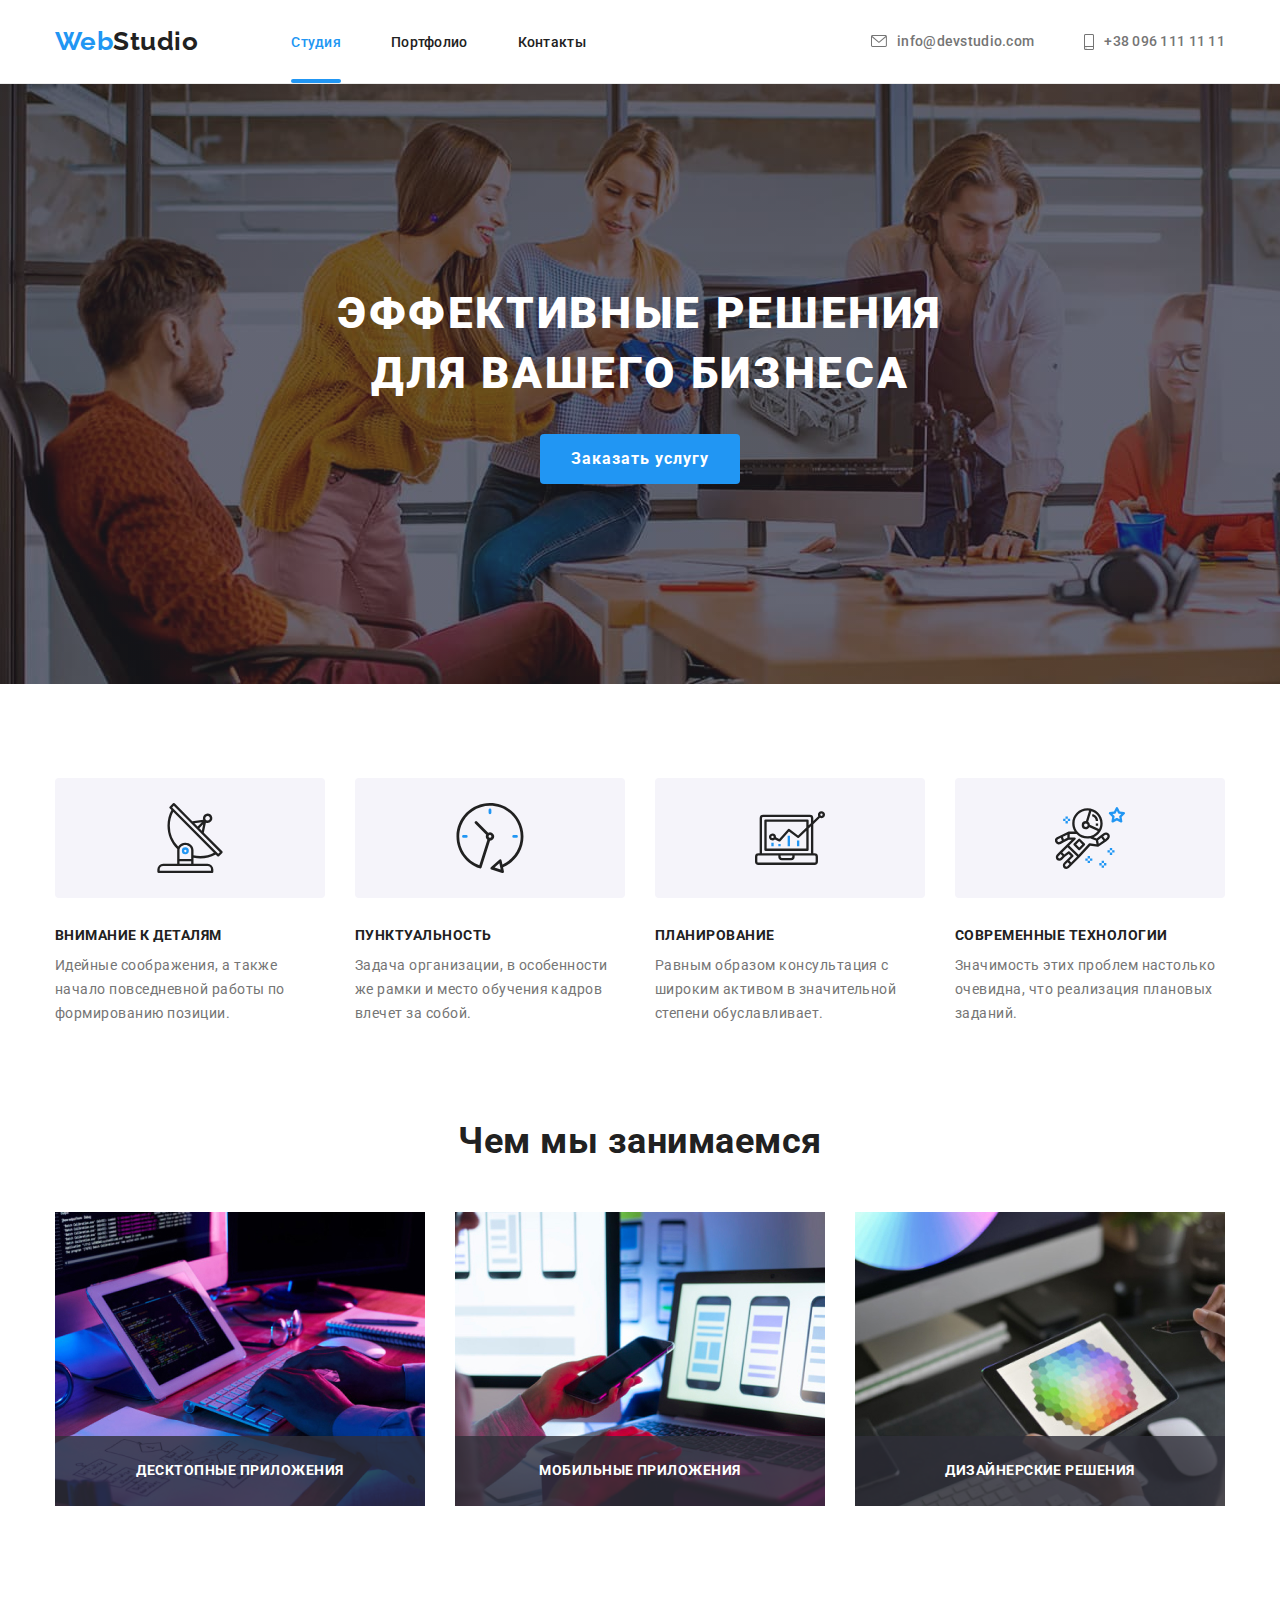
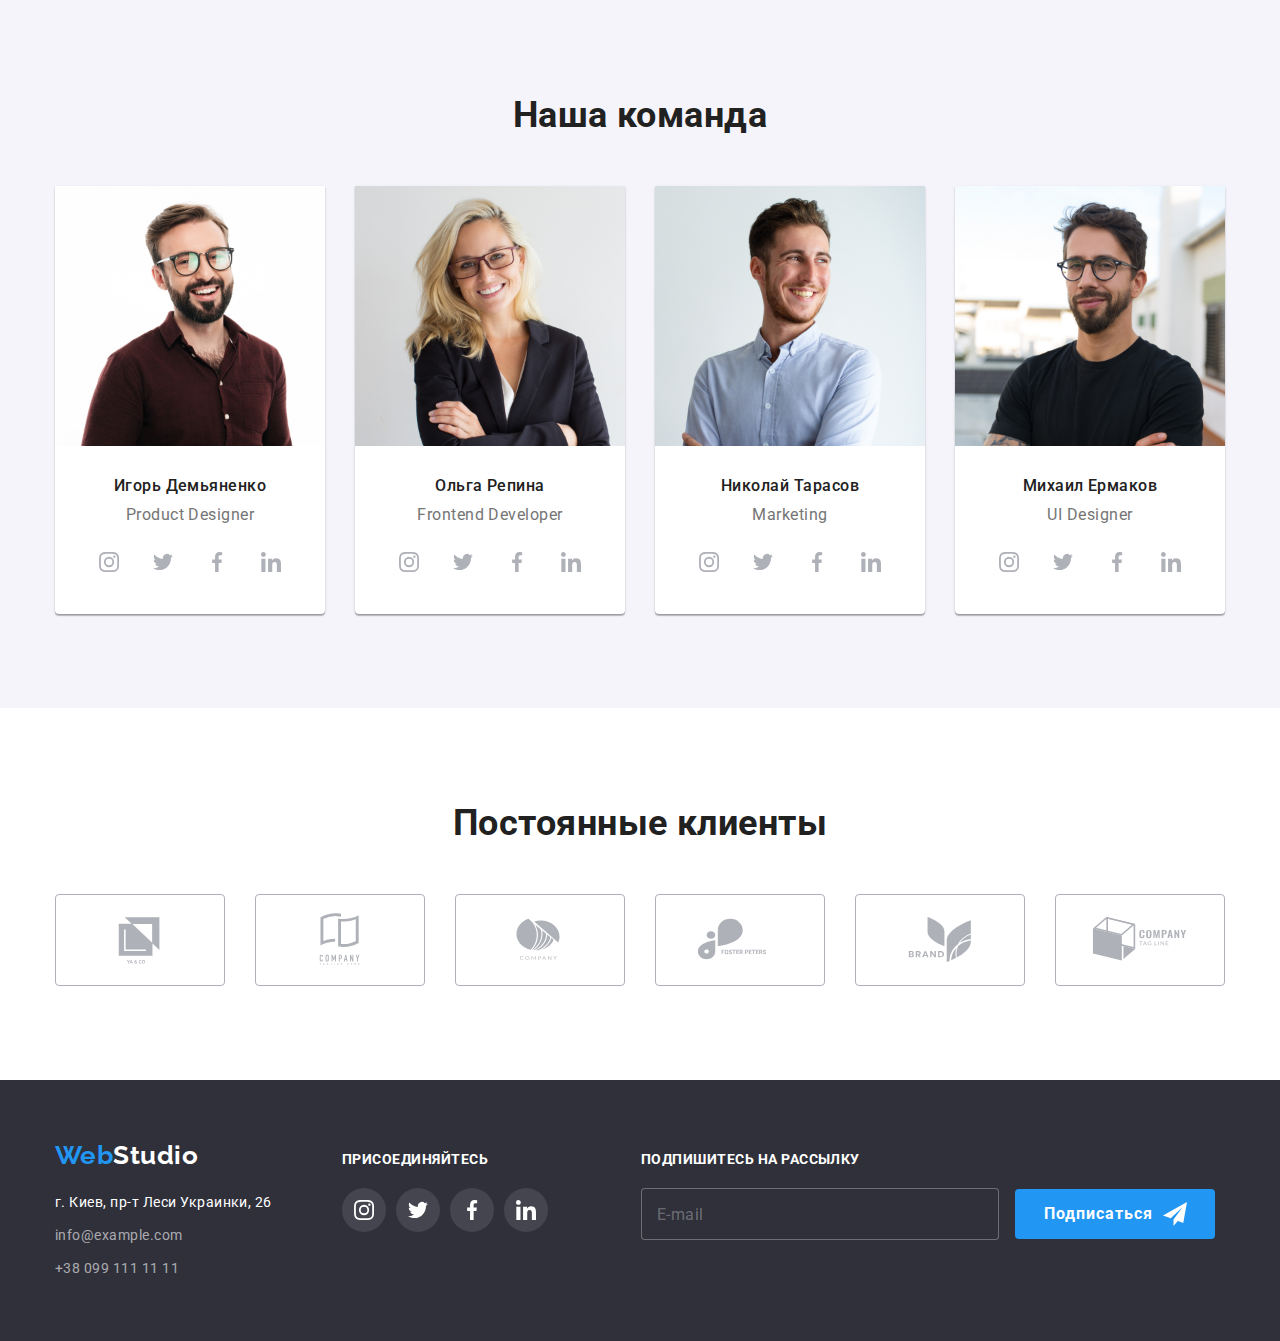
<file: index.html>
<!DOCTYPE html>
<html lang="ru">
<head>
    <meta charset="UTF-8">
    <meta http-equiv="X-UA-Compatible" content="IE=edge">
    <meta name="viewport" content="width=device-width, initial-scale=1.0">
    <title>Document</title>

<link rel="stylesheet" href="https://github.com/sindresorhus/modern-normalize/blob/main/modern-normalize.css">
    <link href="https://fonts.googleapis.com/css2?family=Raleway:wght@700&family=Roboto:wght@400;500;700;900&display=swap"
        rel="stylesheet">

    <link rel="stylesheet" href="./css/main.min.css">
</head>
<body>

    <!-- Хедер -->

    <header class="page-header ">
        <div class="container page-header__container">
            <nav class="page-header__nav-container">
                <a href="./index.html" class="logo">
                    <span class="logo__blue-text">Web</span>
                    Studio
                </a>
                <ul class="page-header__nav-links">
                    <li class="page-header__item"><a href="./index.html" class="page-header__link page-header__link--active">Студия</a></li>
                    <li class="page-header__item"><a href="./portfolio.html" class="page-header__link ">Портфолио</a></li>
                    <li class="page-header__item"><a href="" class="page-header__link">Контакты</a></li>
                </ul>
            </nav>
            <ul class="page-header__address">
                <li class="page-header__item">
                    <a href="mailto:info@example.com" class="page-header__link page-header__link--gray">
                        <svg class="page-header__icon" width="16" height="12">
                            <use href="./images/icons.svg#envelope"></use>
                        </svg>
                    info@devstudio.com
                    </a>
                </li>
                <li class="page-header__item">
                    <a href="tel:+380991111111" class="page-header__link page-header__link--gray">
                        <svg class="page-header__icon" width="10" height="16">
                            <use href="./images/icons.svg#smartphone"></use>
                        </svg>
                    +38 096 111 11 11
                    </a>
                </li>
            </ul>
        </div>
    </header>

    <!--Мейн-->

    <main>

        <!--Герой-->

        <section class="order-service overlay">
           <div class="container">
                <h1 class="order-service__title">Эффективные решения <br> для вашего бизнеса</h1>
                <button type="button" class="action-button" data-modal-open>Заказать услугу</button>
           </div>
        </section>

        <!--Особенности-->

        <section class="features">
           <div class="container">
                <h2 hidden>Особенности</h2>
                <ul class="features__list">
                    <li class="features__item">
                        <div class="features__box">
                            <svg class="icon-antenna" width="70" height="70">
                                <use href="./images/icons.svg#antenna"></use>
                            </svg>
                        </div>
                        <h3 class="features__subtitle">Внимание к деталям</h3>
                        <p class="features__text">Идейные соображения, а также начало повседневной работы по формированию позиции.</p>
                    </li>
                    <li class="features__item">
                        <div class="features__box">
                            <svg class="icon-clock" width="70" height="70">
                                <use href="./images/icons.svg#clock"></use>
                            </svg>
                        </div>
                        <h3 class="features__subtitle">Пунктуальность</h3>
                        <p class="features__text">Задача организации, в особенности же рамки и место обучения кадров влечет за собой.</p>
                    </li>
                    <li class="features__item">
                        <div class="features__box">
                            <svg class="icon-diagram" width="70" height="70">
                                <use href="./images/icons.svg#diagram"></use>
                            </svg>
                        </div>
                        <h3 class="features__subtitle">Планирование</h3>
                        <p class="features__text">Равным образом консультация с широким активом в значительной степени обуславливает.</p>
                    </li>
                    <li class="features__item">
                        <div class="features__box">
                            <svg class="icon-astronaut" width="70" height="70">
                                <use href="./images/icons.svg#astronaut"></use>
                            </svg>
                        </div>
                        <h3 class="features__subtitle">Современные технологии</h3>
                        <p class="features__text">Значимость этих проблем настолько очевидна, что реализация плановых заданий.</p>
                    </li>
                </ul>
           </div>
        </section>

        <!--Чем мы занимаемся-->

        <section class="activities section">
            <div class="container">
                <h2 class="section-title">Чем мы занимаемся</h2>
                <ul class="activities__list">
                    <li class="activities__item">
                        <img src="./images/work_1.jpg" alt="разработка сайтов" width="370" class="activities__image">
                        <div class="activities__description">
                            <h3 class="activities__subtitle">Десктопные приложения</h3>
                        </div>
                    </li>
                    <li class="activities__item">
                        <img src="./images/work_2.jpg" alt="разработка мобильных приложений" width="370" class="activities__image">
                        <div class="activities__description">
                            <h3 class="activities__subtitle">Мобильные приложения</h3>
                        </div>
                    </li>
                    <li class="activities__item">
                        <img src="./images/work_3.jpg" alt="дизайн сайтов" width="370" class="activities__image">
                        <div class="activities__description">
                            <h3 class="activities__subtitle">Дизайнерские решения</h3>
                        </div>
                    </li>
                </ul>
            </div>
        </section>

        <!--Наша команда-->

        <section class="team section">
            <div class="container">
                <h2 class="section-title">Наша команда</h2>
                <ul class="team__list">
                    <li class="team__item">
                        <img src="./images/igor.jpg" alt="мужчина" width="270" class="team__image">
                        <h3 class="team__subtitle">Игорь Демьяненко</h3>
                        <p lang="en" class="team__text">Product Designer</p>
                        <ul class="social-list team__social-list">
                            <li class="social-list__item">
                                <a href="" class="social-list__link social-list__link--gray-fill">
                                    <svg class="social-list__icon ">
                                        <use href="./images/icons.svg#instagram"></use>
                                    </svg>
                                </a>
                            </li>
                            <li class="social-list__item">
                                <a href="" class="social-list__link social-list__link--gray-fill">
                                    <svg class="social-list__icon ">
                                        <use href="./images/icons.svg#twitter"></use>
                                    </svg>
                                </a>
                            </li>
                            <li class="social-list__item">
                                <a href="" class="social-list__link social-list__link--gray-fill">
                                    <svg class="social-list__icon ">
                                        <use href="./images/icons.svg#facebook"></use>
                                    </svg>
                                </a>
                            </li>
                            <li class="social-list__item">
                                <a href="" class="social-list__link social-list__link--gray-fill">
                                    <svg class="social-list__icon">
                                        <use href="./images/icons.svg#linkedin"></use>
                                    </svg>
                                </a>
                            </li>
                        </ul>
                    </li>
                    <li class="team__item">
                        <img src="./images/olga.jpg" alt="женщина" width="270" class="team__image">
                        <h3 class="team__subtitle">Ольга Репина</h3>
                        <p lang="en" class="team__text">Frontend Developer</p>
                        <ul class="social-list team__social-list">
                            <li class="social-list__item">
                                <a href="" class="social-list__link social-list__link--gray-fill">
                                    <svg class="social-list__icon ">
                                        <use href="./images/icons.svg#instagram"></use>
                                    </svg>
                                </a>
                            </li>
                            <li class="social-list__item">
                                <a href="" class="social-list__link social-list__link--gray-fill">
                                    <svg class="social-list__icon ">
                                        <use href="./images/icons.svg#twitter"></use>
                                    </svg>
                                </a>
                            </li>
                            <li class="social-list__item">
                                <a href="" class="social-list__link social-list__link--gray-fill">
                                    <svg class="social-list__icon">
                                        <use href="./images/icons.svg#facebook"></use>
                                    </svg>
                                </a>
                            </li>
                            <li class="social-list__item">
                                <a href="" class="social-list__link social-list__link--gray-fill">
                                    <svg class="social-list__icon">
                                        <use href="./images/icons.svg#linkedin"></use>
                                    </svg>
                                </a>
                            </li>
                        </ul>
                    </li>
                    <li class="team__item">
                        <img src="./images/nikolay.jpg" alt="мужчина" width="270" class="team__image">
                        <h3 class="team__subtitle">Николай Тарасов</h3>
                        <p lang="en" class="team__text">Marketing</p>
                        <ul class="social-list team__social-list">
                            <li class="social-list__item">
                                <a href="" class="social-list__link social-list__link--gray-fill">
                                    <svg class="social-list__icon ">
                                        <use href="./images/icons.svg#instagram"></use>
                                    </svg>
                                </a>
                            </li>
                            <li class="social-list__item">
                                <a href="" class="social-list__link social-list__link--gray-fill">
                                    <svg class="social-list__icon ">
                                        <use href="./images/icons.svg#twitter"></use>
                                    </svg>
                                </a>
                            </li>
                            <li class="social-list__item">
                                <a href="" class="social-list__link social-list__link--gray-fill">
                                    <svg class="social-list__icon ">
                                        <use href="./images/icons.svg#facebook"></use>
                                    </svg>
                                </a>
                            </li>
                            <li class="social-list__item">
                                <a href="" class="social-list__link social-list__link--gray-fill">
                                    <svg class="social-list__icon ">
                                        <use href="./images/icons.svg#linkedin"></use>
                                    </svg>
                                </a>
                            </li>
                        </ul>
                    </li>
                    <li class="team__item">
                        <img src="./images/mihail.jpg" alt="мужчина" width="270" class="team__image">
                        <h3 class="team__subtitle">Михаил Ермаков</h3>
                        <p lang="en" class="team__text">UI Designer</p>
                        <ul class="social-list team__social-list">
                            <li class="social-list__item">
                                <a href="" class="social-list__link social-list__link--gray-fill">
                                    <svg class="social-list__icon ">
                                        <use href="./images/icons.svg#instagram"></use>
                                    </svg>
                                </a>
                            </li>
                            <li class="social-list__item">
                                <a href="" class="social-list__link social-list__link--gray-fill">
                                    <svg class="social-list__icon ">
                                        <use href="./images/icons.svg#twitter"></use>
                                    </svg>
                                </a>
                            </li>
                            <li class="social-list__item">
                                <a href="" class="social-list__link social-list__link--gray-fill">
                                    <svg class="social-list__icon ">
                                        <use href="./images/icons.svg#facebook"></use>
                                    </svg>
                                </a>
                            </li>
                            <li class="social-list__item">
                                <a href="" class="social-list__link social-list__link--gray-fill">
                                    <svg class="social-list__icon ">
                                        <use href="./images/icons.svg#linkedin"></use>
                                    </svg>
                                </a>
                            </li>
                        </ul>
                    </li>
                </ul>
            </div>
        </section>

        <!-- Постоянные клиенты -->

        <section class="section">
            <div class="container">
                <h2 class="section-title">Постоянные клиенты</h2>
                <ul class="standing-clients">
                    <li class="standing-clients__item"><a href="" class="standing-clients__link"><svg class="standing-clients__icon"><use href="./images/icons.svg#logo_1"></use></svg></a></li>
                    <li class="standing-clients__item"><a href="" class="standing-clients__link"><svg class="standing-clients__icon"><use href="./images/icons.svg#logo_2"></use></svg></a></li>
                    <li class="standing-clients__item"><a href="" class="standing-clients__link"><svg class="standing-clients__icon"><use href="./images/icons.svg#logo_3"></use></svg></a></li>
                    <li class="standing-clients__item"><a href="" class="standing-clients__link"><svg class="standing-clients__icon"><use href="./images/icons.svg#logo_4"></use></svg></a></li>
                    <li class="standing-clients__item"><a href="" class="standing-clients__link"><svg class="standing-clients__icon"><use href="./images/icons.svg#logo_5"></use></svg></a></li>
                    <li class="standing-clients__item"><a href="" class="standing-clients__link"><svg class="standing-clients__icon"><use href="./images/icons.svg#logo_6"></use></svg></a></li>
                </ul>
            </div>
        </section>

    </main>

    <!--Футер-->

    <footer class="footer">
        <div class="container footer__container">
            <div>
                <a href="./index.html" class="logo footer__logo"><span class="logo__blue-text">Web</span><span>Studio</span></a>
                <address class="address">
                    <ul class="address__list">
                        <li class="address__item">
                            <p>г. Киев, пр-т Леси Украинки, 26</p>
                        </li>
                        <li class="address__item"><a href="mailto:info@example.com" class="address__link">info@example.com</a></li>
                        <li class="address__item"><a href="tel:+380991111111" class="address__link">+38 099 111 11 11</a></li>
                    </ul>
                </address>
            </div>

<!-- Соцсети в футере -->

            <div class="social-container">
                <h2 class="social-container__title">присоединяйтесь</h2>
                <ul class="social-list">
                    <li class="social-list__item">
                        <a href="" class="social-list__link social-list__link--white-fill">
                            <svg class="social-list__icon ">
                                <use href="./images/icons.svg#instagram">
                                </use>
                            </svg>
                         </a>
                    </li>
                    <li class="social-list__item">
                        <a href="" class="social-list__link social-list__link--white-fill">
                            <svg class="social-list__icon ">
                                <use href="./images/icons.svg#twitter">
                                </use>
                            </svg>
                        </a>
                    </li>
                    <li class="social-list__item">
                        <a href="" class="social-list__link social-list__link--white-fill">
                            <svg class="social-list__icon ">
                                <use href="./images/icons.svg#facebook">
                                </use>
                            </svg>
                        </a>
                    </li>
                    <li class="social-list__item">
                        <a href="" class="social-list__link social-list__link--white-fill">
                            <svg class="social-list__icon ">
                                <use href="./images/icons.svg#linkedin">
                                </use>
                            </svg>
                        </a>
                    </li>
                </ul>
            </div>

<!-- Подпишитесь в футере -->

            <div class="subscribe">
                <h2 class="subscribe__title">подпишитесь на рассылку</h2>
                <form>
                    <div class="subscribe__input-container">
                        <input type="email" name="email" placeholder=" " id="subscribe" class="subscribe__input">
                        <label for="subscribe" class="subscribe__label">E-mail</label>
                    </div>
                    <button type="submit" class="action-button subscribe__action-button">
                        Подписаться
                        <svg class="action-button__icon">
                            <use href="./images/icons.svg#icon_subscribe"></use>
                        </svg>
                    </button>
                </form>
            </div>
        </div>
    </footer>

    <!--Бекдроп -->

    <div class="backdrop is-hidden" data-modal>
        <div class="modal">
            <h2 class="modal__title">Оставьте свои данные, мы вам перезвоним</h2>
            <form class="modal__form">
                <label for="person" class="modal__label">Имя</label>
                <div class="modal__input-container">
                    <input type="text" name="name" id="person" class="modal__input">
                    <svg class="modal__icon">
                        <use href="./images/icons.svg#person"></use>
                    </svg>
                </div>
                <label for="phone" class="modal__label">Телефон</label>
                <div class="modal__input-container">
                    <input type="tel" name="phone" id="phone" class="modal__input">
                    <svg class="modal__icon">
                        <use href="./images/icons.svg#modal_phone"></use>
                    </svg>
                </div>
                <label for="modal_email" class="modal__label">Почта</label>
                <div class="modal__input-container">
                    <input type="mail" name="mail" id="modal_email" class="modal__input">
                    <svg class="modal__icon">
                        <use href="./images/icons.svg#modal_email"></use>
                    </svg>
                </div>
                <label for="comment" class="modal__label">Комментарий</label>
                <textarea placeholder="Введите текст" id="comment" class="modal__textarea"></textarea>
                <label class="conditions">
                    <input type="checkbox" class="conditions__checkbox" name="conditions">
                    <svg class="conditions__notcheck">
                        <use href="./images/icons.svg#icon_notcheck"></use>
                    </svg>
                    <svg class="conditions__check">
                        <use href="./images/icons.svg#icon_check"></use>
                    </svg>
                    <span class="conditions__text">Соглашаюсь с рассылкой и принимаю</span>
                    <a href="" class="conditions__link">Условия договора</a>
                </label>
                <button type="submit" class="action-button modal__action-button">Отправить</button>
            </form>
            <button class="closer-button" type="button" data-modal-close>
                <svg class="closer-button__image" >
                    <use href="./images/icons.svg#modal_close"></use>
                </svg>
            </button>
        </div>
    </div>

    <script src="./js/modal.js"></script>
    
</body>
</html>
</file>
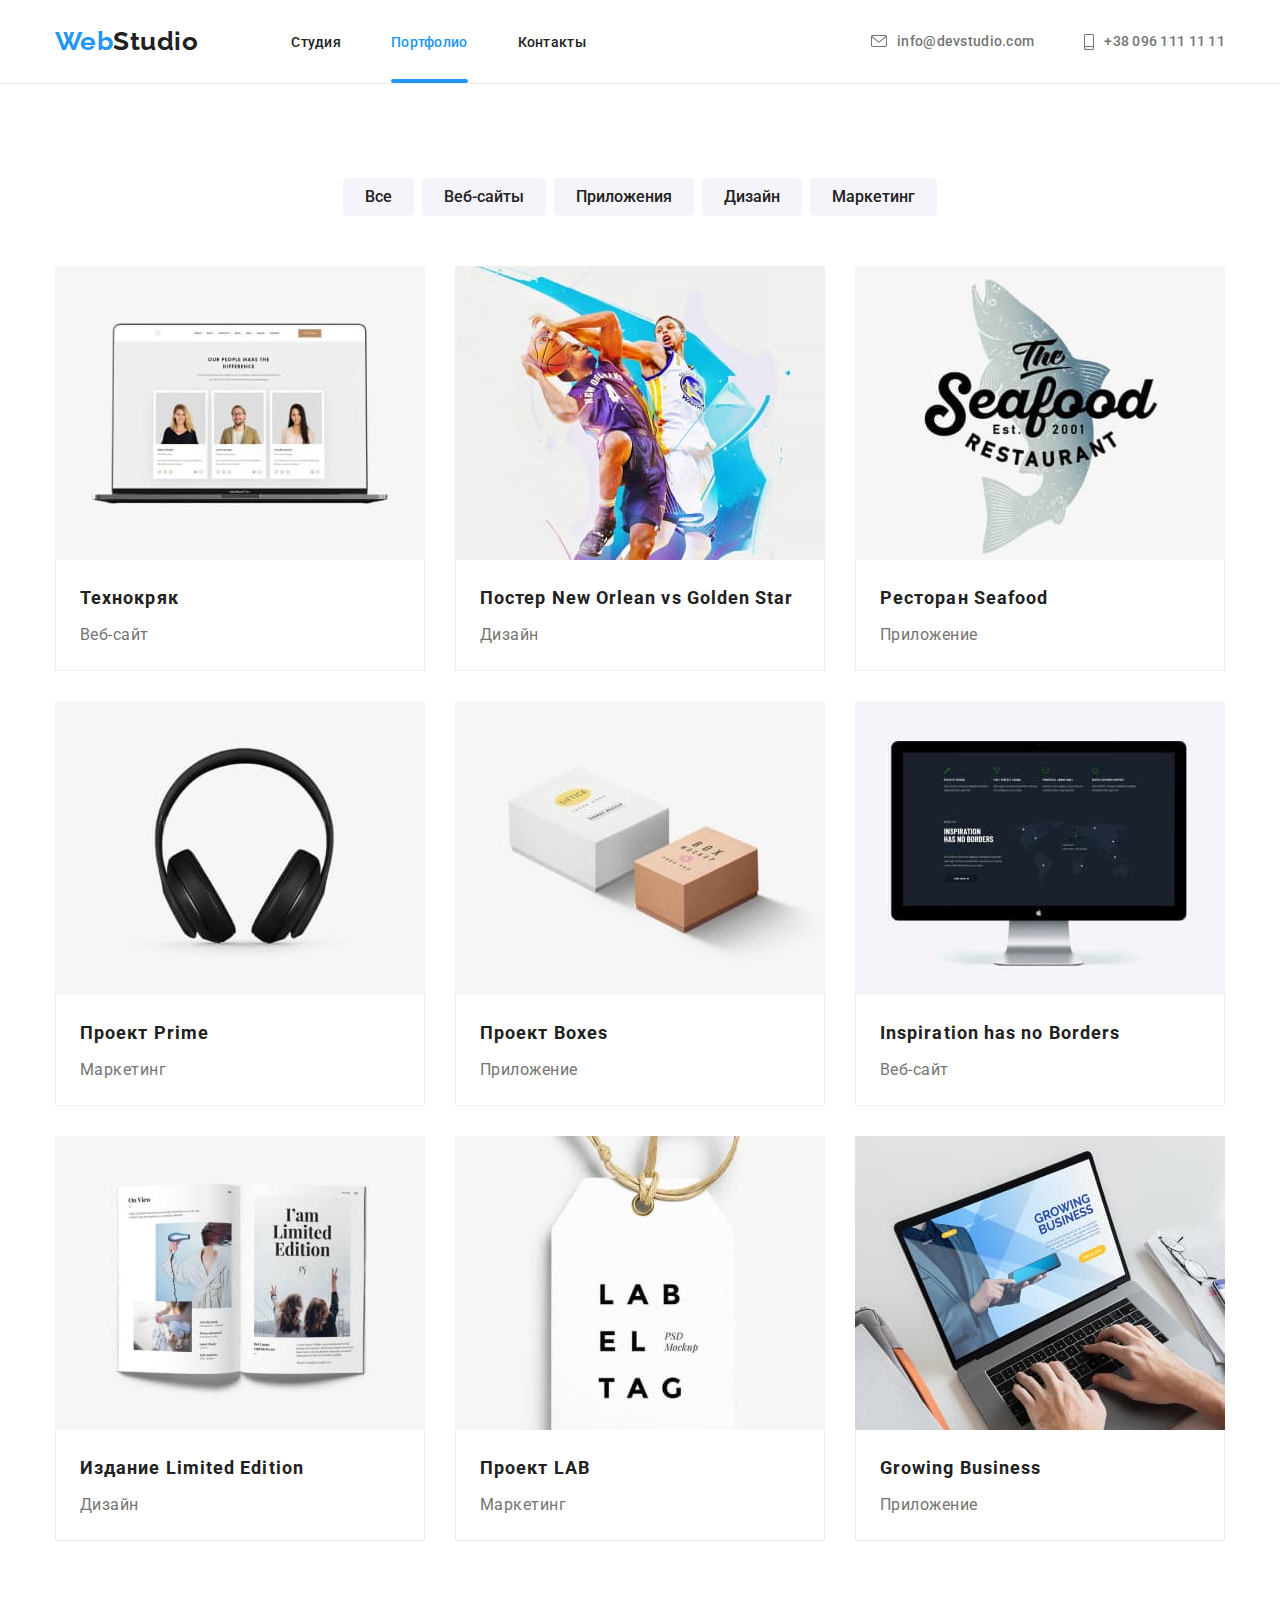
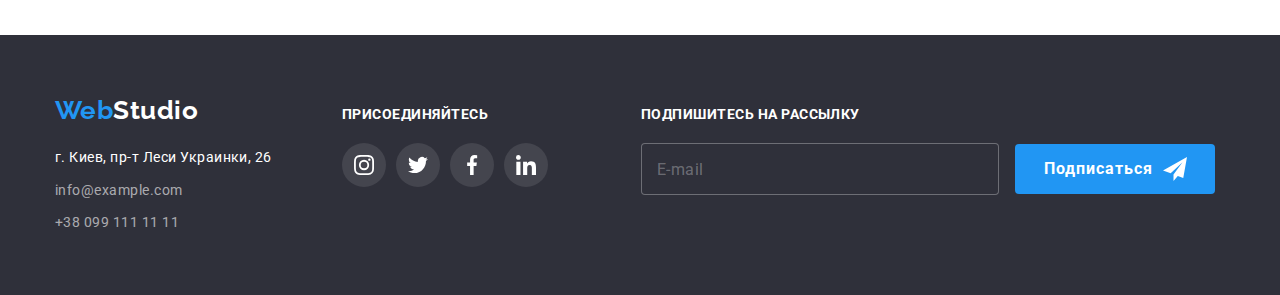
<file: portfolio.html>
<!DOCTYPE html>
<html lang="en">
<head>
    <meta charset="UTF-8">
    <meta http-equiv="X-UA-Compatible" content="IE=edge">
    <meta name="viewport" content="width=device-width, initial-scale=1.0">
    <title>Document</title>

    <link rel="stylesheet" href="https://github.com/sindresorhus/modern-normalize/blob/main/modern-normalize.css">
    <link href="https://fonts.googleapis.com/css2?family=Raleway:wght@700&family=Roboto:wght@400;500;700;900&display=swap"
        rel="stylesheet">
    <link rel="stylesheet" href="./css/main.min.css">
</head>
<body>

    <!-- Хедер -->

    <header class="page-header">
        <div class="container page-header__container">
            <nav class="page-header__nav-container">
                <a href="./index.html" class="logo">
                    <span class="logo__blue-text">Web</span>
                    Studio
                </a>
                <ul class="page-header__nav-links">
                    <li class="page-header__item"><a href="./index.html" class="page-header__link ">Студия</a></li>
                    <li class="page-header__item"><a href="./portfolio.html" class="page-header__link page-header__link--active">Портфолио</a>
                    </li>
                    <li class="page-header__item"><a href="" class="page-header__link">Контакты</a></li>
                </ul>
            </nav>
            <ul class="page-header__address">
                <li class="page-header__item">
                    <a href="mailto:info@example.com" class="page-header__link page-header__link--gray">
                        <svg class="page-header__icon" width="16" height="12">
                            <use href="./images/icons.svg#envelope"></use>
                        </svg>
                        info@devstudio.com
                    </a>
                </li>
                <li class="page-header__item">
                    <a href="tel:+380991111111"
                        class="page-header__link page-header__link--gray">
                        <svg class="page-header__icon" width="10" height="16">
                            <use href="./images/icons.svg#smartphone"></use>
                        </svg>
                        +38 096 111 11 11
                    </a>
                </li>
            </ul>
        </div>
    </header>

    <!-- мейн -->

    <main class="section">
        <div class="container">
            <section class="portfolio">
            
                <h1 hidden>Варианты работ</h1>
            
                <ul class="buttons-list">
                    <li class="buttons-list__item"><button type="button" class="buttons-list__button">Все</button></li>
                    <li class="buttons-list__item"><button type="button" class="buttons-list__button">Веб-сайты</button></li>
                    <li class="buttons-list__item"><button type="button" class="buttons-list__button">Приложения</button></li>
                    <li class="buttons-list__item"><button type="button" class="buttons-list__button">Дизайн</button></li>
                    <li class="buttons-list__item"><button type="button" class="buttons-list__button">Маркетинг</button></li>
                </ul>
            
                <!-- таблица с вариантами работ -->
            
                <ul class="cards-list">
                    <li class="cards-list__item">
                        <div class="cards-list__overlay">
                            <img src="./images/techkryak.jpg" alt="Ноутбук с этим открытым веб-сайтом" width="370" class="cards-list__image">
                            <p class="cards-list__description">Технокряк это современная площадка распространения коронавируса. Компании используют эту
                                платформу для цифрового
                                шпионажа и атак на защищённые сервера конкурентов.</p>
                        </div>
                        <div class="cards-list__border">
                            <h2 class="cards-list__title">Технокряк</h2>
                            <p class="cards-list__text">Веб-сайт</p>
                        </div>
                    </li>
                    <li class="cards-list__item">
                        <div class="cards-list__overlay">
                            <img src="./images/new-orlean.jpg" alt="постер с баскитболистами" width="370" class="cards-list__image">
                            <p class="cards-list__description">Технокряк это современная площадка распространения коронавируса. Компании используют эту
                                платформу для цифрового
                                шпионажа и атак на защищённые сервера конкурентов.</p>
                        </div>
                        <div class="cards-list__border">
                            <h2 class="cards-list__title">Постер New Orlean vs Golden Star</h2>
                            <p class="cards-list__text">Дизайн</p>
                        </div>
                    </li>
                    <li class="cards-list__item">
                        <div class="cards-list__overlay">
                            <img src="./images/seafood.jpg" alt="Логотип ресторана с рыбой" width="370" class="cards-list__image">
                            <p class="cards-list__description">Технокряк это современная площадка распространения коронавируса. Компании используют эту
                                платформу для цифрового
                                шпионажа и атак на защищённые сервера конкурентов.</p>
                        </div>
                        <div class="cards-list__border">
                            <h2 class="cards-list__title">Ресторан Seafood</h2>
                            <p class="cards-list__text">Приложение</p>
                        </div>
                    </li>
                    <li class="cards-list__item">
                        <div class="cards-list__overlay">
                            <img src="./images/prime.jpg" alt="Наушники" width="370" class="cards-list__image">
                            <p class="cards-list__description">Технокряк это современная площадка распространения коронавируса. Компании используют эту
                                платформу для цифрового
                                шпионажа и атак на защищённые сервера конкурентов.</p>
                        </div>
                        <div class="cards-list__border">
                            <h2 class="cards-list__title">Проект Prime</h2>
                            <p class="cards-list__text">Маркетинг</p>
                        </div>
                    </li>
                    <li class="cards-list__item">
                        <div class="cards-list__overlay">
                            <img src="./images/boxes.jpg" alt="Коробки" width="370" class="cards-list__image">
                            <p class="cards-list__description">Технокряк это современная площадка распространения коронавируса. Компании используют эту
                                платформу для цифрового
                                шпионажа и атак на защищённые сервера конкурентов.</p>
                        </div>
                        <div class="cards-list__border">
                            <h2 class="cards-list__title">Проект Boxes</h2>
                            <p class="cards-list__text">Приложение</p>
                        </div>
                    </li>
                    <li class="cards-list__item">
                        <div class="cards-list__overlay">
                            <img src="./images/no-borders.jpg" alt="Монитор с этим открытым веб-сайтом" width="370" class="cards-list__image">
                            <p class="cards-list__description">Технокряк это современная площадка распространения коронавируса. Компании используют эту
                                платформу для цифрового
                                шпионажа и атак на защищённые сервера конкурентов.</p>
                        </div>
                        <div class="cards-list__border">
                            <h2 class="cards-list__title">Inspiration has no Borders</h2>
                            <p class="cards-list__text">Веб-сайт</p>
                        </div>
                    </li>
                    <li class="cards-list__item">
                        <div class="cards-list__overlay">
                            <img src="./images/limited-edition.jpg" alt="Открытая книга" width="370" class="cards-list__image">
                            <p class="cards-list__description">Технокряк это современная площадка распространения коронавируса. Компании используют эту
                                платформу для цифрового
                                шпионажа и атак на защищённые сервера конкурентов.</p>
                        </div>
                        <div class="cards-list__border">
                            <h2 class="cards-list__title">Издание Limited Edition</h2>
                            <p class="cards-list__text">Дизайн</p>
                        </div>
                    </li>
                    <li class="cards-list__item">
                        <div class="cards-list__overlay">
                            <img src="./images/lab.jpg" alt="Товарная бирка с логотипом компании" width="370" class="cards-list__image">
                           <p class="cards-list__description">Технокряк это современная площадка распространения коронавируса. Компании используют эту
                                платформу для цифрового
                                шпионажа и атак на защищённые сервера конкурентов.</p> 
                        </div>
                        <div class="cards-list__border">
                            <h2 class="cards-list__title">Проект LAB</h2>
                            <p class="cards-list__text">Маркетинг</p>
                        </div>
                    </li>
                    <li class="cards-list__item">
                        <div class="cards-list__overlay">
                            <img src="./images/growing-business.jpg" alt="Ноутбук с этим открытым приложением" width="370" class="cards-list__image">
                            <p class="cards-list__description">Технокряк это современная площадка распространения коронавируса. Компании используют эту
                                платформу для цифрового
                                шпионажа и атак на защищённые сервера конкурентов.</p>
                        </div>
                        <div class="cards-list__border">
                            <h2 class="cards-list__title">Growing Business</h2>
                            <p class="cards-list__text">Приложение</p>
                        </div>
                    </li>
                </ul>
            
            </section>
        </div>
    </main>
      
    <!--Футер-->

    <footer class="footer">
        <div class="container footer__container">
            <div>
                <a href="./index.html" class="logo footer__logo"><span class="logo__blue-text">Web</span>Studio</a>
                <address class="address">
                    <ul class="address__list">
                        <li class="address__item">
                            <p>г. Киев, пр-т Леси Украинки, 26</p>
                        </li>
                        <li class="address__item"><a href="mailto:info@example.com"
                                class="address__link">info@example.com</a></li>
                        <li class="address__item"><a href="tel:+380991111111" class="address__link">+38 099 111 11 11</a>
                        </li>
                    </ul>
                </address>
            </div>
    
            <!-- Соцсети в футере -->
    
            <div class="social-container">
                <h2 class="social-container__title">присоединяйтесь</h2>
                <ul class="social-list">
                    <li class="social-list__item">
                        <a href="" class="social-list__link social-list__link--white-fill">
                            <svg class="social-list__icon ">
                                <use href="./images/icons.svg#instagram">
                                </use>
                            </svg>
                        </a>
                    </li>
                    <li class="social-list__item">
                        <a href="" class="social-list__link social-list__link--white-fill">
                            <svg class="social-list__icon ">
                                <use href="./images/icons.svg#twitter">
                                </use>
                            </svg>
                        </a>
                    </li>
                    <li class="social-list__item">
                        <a href="" class="social-list__link social-list__link--white-fill">
                            <svg class="social-list__icon ">
                                <use href="./images/icons.svg#facebook">
                                </use>
                            </svg>
                        </a>
                    </li>
                    <li class="social-list__item">
                        <a href="" class="social-list__link social-list__link--white-fill">
                            <svg class="social-list__icon ">
                                <use href="./images/icons.svg#linkedin">
                                </use>
                            </svg>
                        </a>
                    </li>
                </ul>
            </div>
    
            <!-- Подпишитесь в футере -->
    
            <div class="subscribe">
                <h2 class="subscribe__title">подпишитесь на рассылку</h2>
                <form>
                    <div class="subscribe__input-container">
                        <input type="email" name="email" placeholder=" " id="subscribe" class="subscribe__input">
                        <label for="subscribe" class="subscribe__label">E-mail</label>
                    </div>
                    <button type="submit" class="action-button subscribe__action-button">
                        Подписаться
                        <svg class="action-button__icon">
                            <use href="./images/icons.svg#icon_subscribe"></use>
                        </svg>
                    </button>
                </form>
            </div>
        </div>
    </footer>
</body>
</html>
</file>
<file: css/main.min.css>
html{-webkit-box-sizing:border-box;box-sizing:border-box}*,*::after,*::before{-webkit-box-sizing:inherit;box-sizing:inherit}body{background:#ffffff;color:#757575;font-family:Roboto, sans-serif;letter-spacing:0.03em;margin:0}h1,h2,h3,h4,h5,h6,p,ul{margin-top:0;margin-bottom:0;padding-left:0}.action-button{-webkit-box-sizing:border-box;box-sizing:border-box;width:200px;height:50px;padding:10px auto;border-radius:4px;border:0px;background-color:#2196f3;color:#fff;cursor:pointer;font-family:inherit;font-weight:700;font-size:16px;line-height:1.87;letter-spacing:0.06em;-webkit-transition:background-color 250ms cubic-bezier(0.4, 0, 0.2, 1);transition:background-color 250ms cubic-bezier(0.4, 0, 0.2, 1)}.action-button:hover,.action-button:focus{background-color:#188ce8}.action-button__icon{width:24px;height:24px;margin-left:10px}.container{width:1200px;padding-left:15px;padding-right:15px;margin:0 auto}.section-title{margin-bottom:50px;color:#212121;font-size:36px;line-height:1.17;text-align:center}.section{padding-top:94px;padding-bottom:94px}.social-list{display:-webkit-box;display:-ms-flexbox;display:flex;list-style-type:none}.social-list__icon{width:20px;height:20px}.social-list__item{margin-left:10px}.social-list__item:first-child{margin-left:0}.social-list__link{display:-webkit-box;display:-ms-flexbox;display:flex;-webkit-box-pack:center;-ms-flex-pack:center;justify-content:center;-webkit-box-align:center;-ms-flex-align:center;align-items:center;width:44px;height:44px;border-radius:50%}.social-list__link--gray-fill{fill:#afb1b8;background-color:#ffffff;-webkit-transition:background-color 250ms cubic-bezier(0.4, 0, 0.2, 1),fill 250ms cubic-bezier(0.4, 0, 0.2, 1);transition:background-color 250ms cubic-bezier(0.4, 0, 0.2, 1),fill 250ms cubic-bezier(0.4, 0, 0.2, 1)}.social-list__link--gray-fill:hover,.social-list__link--gray-fill:focus{background-color:#2196f3;fill:#ffffff}.social-list__link--white-fill{background-color:rgba(255,255,255,0.1);fill:#ffffff;-webkit-transition:background-color 250ms cubic-bezier(0.4, 0, 0.2, 1);transition:background-color 250ms cubic-bezier(0.4, 0, 0.2, 1)}.social-list__link--white-fill:hover,.social-list__link--white-fill:focus{background-color:#2196f3}.page-header{border-bottom:1px solid #ececec}.page-header__container{display:-webkit-box;display:-ms-flexbox;display:flex;-webkit-box-align:center;-ms-flex-align:center;align-items:center;-webkit-box-pack:justify;-ms-flex-pack:justify;justify-content:space-between}.page-header__nav-links{list-style-type:none;display:-webkit-box;display:-ms-flexbox;display:flex;margin-left:93px;padding-top:32px;padding-bottom:32px}.page-header__nav-container{display:-webkit-box;display:-ms-flexbox;display:flex;-webkit-box-align:center;-ms-flex-align:center;align-items:center}.page-header__address{list-style-type:none;display:-webkit-box;display:-ms-flexbox;display:flex}.page-header__link{color:#212121;padding-top:32px;padding-bottom:32px;text-decoration:none;font-weight:500;font-size:14px;line-height:1.14;letter-spacing:0.02em;-webkit-transition:color 250ms cubic-bezier(0.4, 0, 0.2, 1);transition:color 250ms cubic-bezier(0.4, 0, 0.2, 1)}.page-header__link:hover,.page-header__link:focus{color:#2196f3}.page-header__link--active{position:relative;color:#2196f3}.page-header__link--active::after{position:absolute;display:block;content:"";bottom:-1px;width:100%;height:4px;border-radius:2px;background-color:#2196f3}.page-header__item{margin-left:50px}.page-header__item:first-child{margin-left:0}.page-header__icon{fill:#757575;margin-right:10px;-webkit-transition:fill 250ms cubic-bezier(0.4, 0, 0.2, 1);transition:fill 250ms cubic-bezier(0.4, 0, 0.2, 1)}.page-header__link--gray:hover .page-header__icon,.page-header__link--gray:focus .page-header__icon{fill:#2196f3}.page-header__link--gray{display:-webkit-box;display:-ms-flexbox;display:flex;-webkit-box-align:center;-ms-flex-align:center;align-items:center;color:#757575}.page-header__link--gray:hover,.page-header__link--gray:focus{color:#2196f3}.logo{display:-webkit-inline-box;display:-ms-inline-flexbox;display:inline-flex;color:#212121;font-weight:700;font-size:26px;line-height:1.19;text-decoration:none;font-family:Raleway, sans-serif}.logo__blue-text{color:#2196f3}.order-service{color:#fff;text-align:center;padding-top:200px;padding-bottom:200px}.order-service__title{margin-bottom:30px;font-weight:900;font-size:44px;line-height:1.36;letter-spacing:0.06em;text-transform:uppercase}.overlay{background-image:-webkit-gradient(linear, right top, left top, from(rgba(47,48,58,0.4)), to(rgba(47,48,58,0.4))),url(../images/hero-image.jpg);background-image:linear-gradient(to left, rgba(47,48,58,0.4), rgba(47,48,58,0.4)),url(../images/hero-image.jpg);background-repeat:no-repeat;margin-left:auto;margin-right:auto;max-width:1600px;height:600px}.features{padding-top:94px}.features__list{list-style-type:none;display:-webkit-box;display:-ms-flexbox;display:flex}.features__box{display:-webkit-box;display:-ms-flexbox;display:flex;-webkit-box-pack:center;-ms-flex-pack:center;justify-content:center;-webkit-box-align:center;-ms-flex-align:center;align-items:center;background-color:#f5f4fa;height:120px;border-radius:4px;margin-bottom:30px}.features__subtitle{margin-bottom:10px;color:#212121;font-size:14px;line-height:1.14;text-transform:uppercase}.features__text{font-size:14px;line-height:1.71}.features__item{width:270px;margin-left:30px}.features__item:first-child{margin-left:0}.activities__list{list-style-type:none;display:-webkit-box;display:-ms-flexbox;display:flex}.activities__image{display:block}.activities__description{display:inline-block;position:absolute;padding-top:27px;padding-bottom:27px;bottom:0;left:0;width:370px;height:70px;background-color:rgba(47,48,58,0.8)}.activities__subtitle{color:#fff;font-size:14px;line-height:1.14;text-transform:uppercase;text-align:center}.activities__item{display:block;position:relative;margin-left:30px}.activities__item:first-child{margin-left:0}.team{background-color:#f5f4fa}.team__list{list-style-type:none;display:-webkit-box;display:-ms-flexbox;display:flex}.team__image{margin-bottom:30px;display:block}.team__subtitle{margin-bottom:10px;color:#212121;font-weight:500;font-size:16px;line-height:1.19}.team__text{font-size:16px;line-height:1.19}.team__social-list{margin-top:16px;padding-left:32px;padding-right:32px}.team__item{width:270px;padding-bottom:30px;margin-left:30px;border-radius:0px 0px 4px 4px;-webkit-box-shadow:0px 1px 3px rgba(0,0,0,0.12),0px 1px 1px rgba(0,0,0,0.14),0px 2px 1px rgba(0,0,0,0.2);box-shadow:0px 1px 3px rgba(0,0,0,0.12),0px 1px 1px rgba(0,0,0,0.14),0px 2px 1px rgba(0,0,0,0.2);background-color:#ffffff;text-align:center}.team__item:first-child{margin-left:0}.standing-clients{display:-webkit-box;display:-ms-flexbox;display:flex;list-style-type:none}.standing-clients__item{display:-webkit-box;display:-ms-flexbox;display:flex;width:170px;height:92px;border-radius:4px;margin-left:30px}.standing-clients__item:first-child{margin-left:0}.standing-clients__link{display:-webkit-box;display:-ms-flexbox;display:flex;-webkit-box-pack:center;-ms-flex-pack:center;justify-content:center;-webkit-box-align:center;-ms-flex-align:center;align-items:center;width:170px;height:92px;border-radius:4px;border:1px solid #afb1b8;-webkit-transition:border 250ms cubic-bezier(0.4, 0, 0.2, 1);transition:border 250ms cubic-bezier(0.4, 0, 0.2, 1)}.standing-clients__link:hover,.standing-clients__link:focus{border:1px solid #2196f3}.standing-clients__icon{width:106px;height:60px;fill:#afb1b8;-webkit-transition:fill 250ms cubic-bezier(0.4, 0, 0.2, 1);transition:fill 250ms cubic-bezier(0.4, 0, 0.2, 1)}.standing-clients__link:hover .standing-clients__icon,.standing-clients__link:focus .standing-clients__icon{fill:#2196f3}.footer{background-color:#2f303a}.footer__container{display:-webkit-box;display:-ms-flexbox;display:flex;padding-top:60px;padding-bottom:60px}.footer__logo{margin-bottom:20px;color:#fff}.address{color:#fff;font-style:normal;font-weight:400;font-size:14px;line-height:1.71}.address__list{list-style-type:none}.address__item{margin-top:9px}.address__item:first-child{margin-top:0}.address__link{color:rgba(255,255,255,0.6);text-decoration:none;-webkit-transition:color 250ms cubic-bezier(0.4, 0, 0.2, 1);transition:color 250ms cubic-bezier(0.4, 0, 0.2, 1)}.address__link:hover,.address__link:focus{color:#2196f3}.social-container{margin-left:70px;padding-top:12px}.social-container__title{color:#fff;font-size:14px;line-height:1.14;text-transform:uppercase;margin-bottom:20px}.subscribe{margin-left:93px;padding-top:12px}.subscribe__title{display:block;font-weight:700;color:#fff;font-size:14px;line-height:1.14;text-transform:uppercase;margin-bottom:20px}.subscribe__input-container{position:relative;display:-webkit-inline-box;display:-ms-inline-flexbox;display:inline-flex}.subscribe__action-button{display:-webkit-inline-box;display:-ms-inline-flexbox;display:inline-flex;-webkit-box-align:center;-ms-flex-align:center;align-items:center;-webkit-box-pack:center;-ms-flex-pack:center;justify-content:center;margin-left:12px}.subscribe__input{font-family:Roboto;font-size:16px;line-height:1.25;-webkit-box-sizing:border-box;box-sizing:border-box;width:358px;color:rgba(255,255,255,0.3);border:1px solid rgba(255,255,255,0.3);background-color:#2f303a;border-radius:4px;padding:15px 16px;outline:none;-webkit-transition:border-color 250ms cubic-bezier(0.4, 0, 0.2, 1);transition:border-color 250ms cubic-bezier(0.4, 0, 0.2, 1)}.subscribe__input:focus{border-color:#2196f3}.subscribe__label{position:absolute;left:16px;top:50%;-webkit-transform:translateY(-50%);transform:translateY(-50%);color:rgba(255,255,255,0.3);-webkit-transition:color 250ms cubic-bezier(0.4, 0, 0.2, 1),-webkit-transform 250ms cubic-bezier(0.4, 0, 0.2, 1);transition:color 250ms cubic-bezier(0.4, 0, 0.2, 1),-webkit-transform 250ms cubic-bezier(0.4, 0, 0.2, 1);transition:transform 250ms cubic-bezier(0.4, 0, 0.2, 1),color 250ms cubic-bezier(0.4, 0, 0.2, 1);transition:transform 250ms cubic-bezier(0.4, 0, 0.2, 1),color 250ms cubic-bezier(0.4, 0, 0.2, 1),-webkit-transform 250ms cubic-bezier(0.4, 0, 0.2, 1)}.subscribe__input:focus+.subscribe__label{-webkit-transform:translateY(-45px);transform:translateY(-45px);color:#2196f3}.subscribe__input:not(:placeholder-shown)+.subscribe__label{-webkit-transform:translateY(-45px);transform:translateY(-45px)}.buttons-list{list-style-type:none;display:-webkit-box;display:-ms-flexbox;display:flex;-webkit-box-pack:center;-ms-flex-pack:center;justify-content:center;margin-bottom:50px}.buttons-list__item{margin-left:8px}.buttons-list__item:first-child{margin-left:0}.buttons-list__button{min-width:50px;padding:6px 22px;border-radius:4px;border:0px;background-color:#f5f4fa;color:#212121;font-family:inherit;font-weight:500;font-size:16px;line-height:1.62;-webkit-transition:background-color 250ms cubic-bezier(0.4, 0, 0.2, 1),color 250ms cubic-bezier(0.4, 0, 0.2, 1);transition:background-color 250ms cubic-bezier(0.4, 0, 0.2, 1),color 250ms cubic-bezier(0.4, 0, 0.2, 1)}.buttons-list__button:hover,.buttons-list__button:focus{background-color:#2196f3;color:#fff;cursor:pointer}.cards-list{list-style-type:none;display:-webkit-box;display:-ms-flexbox;display:flex;-ms-flex-wrap:wrap;flex-wrap:wrap}.cards-list__image{display:block}.cards-list__border{padding-left:24px;padding-right:24px;padding-bottom:20px;border-left:1px solid #eeeeee;border-right:1px solid #eeeeee;border-bottom:1px solid #eeeeee}.cards-list__title{margin-bottom:4px;padding-top:20px;color:#212121;font-size:18px;line-height:2;letter-spacing:0.06em}.cards-list__text{font-size:16px;line-height:1.87}.cards-list__item{width:370px;margin-right:30px;-webkit-transition:-webkit-box-shadow 250ms cubic-bezier(0.4, 0, 0.2, 1);transition:-webkit-box-shadow 250ms cubic-bezier(0.4, 0, 0.2, 1);transition:box-shadow 250ms cubic-bezier(0.4, 0, 0.2, 1);transition:box-shadow 250ms cubic-bezier(0.4, 0, 0.2, 1), -webkit-box-shadow 250ms cubic-bezier(0.4, 0, 0.2, 1)}.cards-list__item:hover,.cards-list__item:focus{cursor:pointer;-webkit-box-shadow:0px 1px 1px rgba(0,0,0,0.12),0px 4px 4px rgba(0,0,0,0.06),1px 4px 6px rgba(0,0,0,0.16);box-shadow:0px 1px 1px rgba(0,0,0,0.12),0px 4px 4px rgba(0,0,0,0.06),1px 4px 6px rgba(0,0,0,0.16)}.cards-list__item:nth-child(3n){margin-right:0}.cards-list__item:nth-child(n+4){margin-top:30px}.cards-list__overlay{display:-webkit-box;display:-ms-flexbox;display:flex;-webkit-box-pack:center;-ms-flex-pack:center;justify-content:center;-webkit-box-align:center;-ms-flex-align:center;align-items:center;position:relative;overflow:hidden}.cards-list__overlay::before{position:absolute;display:inline-block;content:"";top:0;left:0;width:100%;height:100%;background-color:rgba(33,150,243,0.9);-webkit-transform:translateY(100%);transform:translateY(100%);-webkit-transition:-webkit-transform 250ms cubic-bezier(0.4, 0, 0.2, 1);transition:-webkit-transform 250ms cubic-bezier(0.4, 0, 0.2, 1);transition:transform 250ms cubic-bezier(0.4, 0, 0.2, 1);transition:transform 250ms cubic-bezier(0.4, 0, 0.2, 1), -webkit-transform 250ms cubic-bezier(0.4, 0, 0.2, 1)}.cards-list__item:hover .cards-list__overlay::before,.cards-list__item:focus .cards-list__overlay::before{-webkit-transform:translateY(0);transform:translateY(0)}.cards-list__description{color:#fff;font-size:18px;line-height:1.55;display:inline-block;padding-left:24px;padding-right:24px;position:absolute;-webkit-transform:translateY(150%);transform:translateY(150%);-webkit-transition:-webkit-transform 250ms cubic-bezier(0.4, 0, 0.2, 1);transition:-webkit-transform 250ms cubic-bezier(0.4, 0, 0.2, 1);transition:transform 250ms cubic-bezier(0.4, 0, 0.2, 1);transition:transform 250ms cubic-bezier(0.4, 0, 0.2, 1), -webkit-transform 250ms cubic-bezier(0.4, 0, 0.2, 1)}.cards-list__item:hover .cards-list__description,.cards-list__item:focus .cards-list__description{-webkit-transform:translateY(0);transform:translateY(0)}.backdrop{position:fixed;top:0;left:0;width:100%;height:100%;background-color:rgba(0,0,0,0.2)}.backdrop.is-hidden{opacity:0;pointer-events:none}.modal{position:absolute;top:50%;left:50%;-webkit-transform:translate(-50%, -50%);transform:translate(-50%, -50%);background-color:#fff;width:528px;height:581px;border-radius:4px;-webkit-box-shadow:0px 1px 3px rgba(0,0,0,0.12),0px 1px 1px rgba(0,0,0,0.14),0px 2px 1px rgba(0,0,0,0.2);box-shadow:0px 1px 3px rgba(0,0,0,0.12),0px 1px 1px rgba(0,0,0,0.14),0px 2px 1px rgba(0,0,0,0.2);padding:40px}.modal__title{text-align:center;font-size:20px;line-height:1.15;color:#212121;margin-bottom:12px}.modal__input-container{position:relative;margin-bottom:10px;margin-top:4px}.modal__form{display:-webkit-inline-box;display:-ms-inline-flexbox;display:inline-flex;-webkit-box-orient:vertical;-webkit-box-direction:normal;-ms-flex-direction:column;flex-direction:column}.modal__label{font-size:12px;line-height:1.17;letter-spacing:0.01em}.modal__action-button{margin-left:auto;margin-right:auto}.modal__icon{position:absolute;top:50%;left:12px;-webkit-transform:translateY(-50%);transform:translateY(-50%);width:18px;height:18px;fill:#212121;-webkit-transition:fill 250ms cubic-bezier(0.4, 0, 0.2, 1);transition:fill 250ms cubic-bezier(0.4, 0, 0.2, 1)}.modal__input:focus+.modal__icon{fill:#2196f3}.modal__input{border:1px solid rgba(33,33,33,0.2);border-radius:4px;padding:12px 42px;width:448px;outline:none;font-size:14px;line-height:1.12;letter-spacing:0.01em;color:#212121;-webkit-transition:border-color 250ms cubic-bezier(0.4, 0, 0.2, 1);transition:border-color 250ms cubic-bezier(0.4, 0, 0.2, 1)}.modal__input:focus{border-color:#2196f3}.modal__textarea{resize:none;height:120px;margin-top:4px;margin-bottom:20px;padding:12px 16px;border:1px solid rgba(33,33,33,0.2);border-radius:4px;outline:none;font-size:14px;line-height:1.12;letter-spacing:0.01em;color:#212121;-webkit-transition:border-color 250ms cubic-bezier(0.4, 0, 0.2, 1);transition:border-color 250ms cubic-bezier(0.4, 0, 0.2, 1)}.modal__textarea:focus{border-color:#2196f3}.modal__textarea::-webkit-input-placeholder{font-family:Roboto;font-size:14px;line-height:1.12;letter-spacing:0.01em;color:rgba(117,117,117,0.5)}.modal__textarea:-ms-input-placeholder{font-family:Roboto;font-size:14px;line-height:1.12;letter-spacing:0.01em;color:rgba(117,117,117,0.5)}.modal__textarea::-ms-input-placeholder{font-family:Roboto;font-size:14px;line-height:1.12;letter-spacing:0.01em;color:rgba(117,117,117,0.5)}.modal__textarea::placeholder{font-family:Roboto;font-size:14px;line-height:1.12;letter-spacing:0.01em;color:rgba(117,117,117,0.5)}.conditions{position:relative;display:-webkit-box;display:-ms-flexbox;display:flex;-webkit-box-align:center;-ms-flex-align:center;align-items:center;-webkit-box-pack:center;-ms-flex-pack:center;justify-content:center;margin-bottom:30px}.conditions__checkbox{position:absolute;width:1px;height:1px;margin:-1px;border:0;padding:0;clip:rect(0 0 0 0);overflow:hidden}.conditions__text{margin-left:7px;font-size:14px;line-height:1.71}.conditions__check{width:16px;height:15px;position:absolute;top:50%;left:11px;-webkit-transform:translateY(-50%);transform:translateY(-50%);opacity:0;-webkit-transition:opacity 250ms cubic-bezier(0.4, 0, 0.2, 1);transition:opacity 250ms cubic-bezier(0.4, 0, 0.2, 1)}.conditions__checkbox:checked ~ .conditions__check{opacity:1}.conditions__notcheck{width:16px;height:15px;opacity:1;-webkit-transition:opacity 250ms cubic-bezier(0.4, 0, 0.2, 1);transition:opacity 250ms cubic-bezier(0.4, 0, 0.2, 1)}.conditions__checkbox:checked+.conditions__notcheck{opacity:0}.conditions__link{display:inline-block;color:#2196f3;margin-left:3px;font-size:14px;line-height:1.71;-webkit-transition:color 250ms cubic-bezier(0.4, 0, 0.2, 1);transition:color 250ms cubic-bezier(0.4, 0, 0.2, 1)}.conditions__link:hover,.conditions__link:focus{color:#188ce8}.closer-button__image{position:absolute;width:18px;height:18px;top:50%;left:50%;-webkit-transform:translate(-50%, -50%);transform:translate(-50%, -50%);-webkit-transition:fill 250ms cubic-bezier(0.4, 0, 0.2, 1);transition:fill 250ms cubic-bezier(0.4, 0, 0.2, 1);fill:#000}.closer-button:hover .closer-button__image,.closer-button:focus .closer-button__image{fill:#2196f3}.closer-button{padding:0;position:absolute;top:8px;right:8px;-webkit-box-sizing:border-box;box-sizing:border-box;width:30px;height:30px;border-radius:50%;background-color:#fff;border:1px solid rgba(0,0,0,0.1)}.closer-button:hover,.closer-button:focus{cursor:pointer}
/*# sourceMappingURL=main.min.css.map */
</file>
